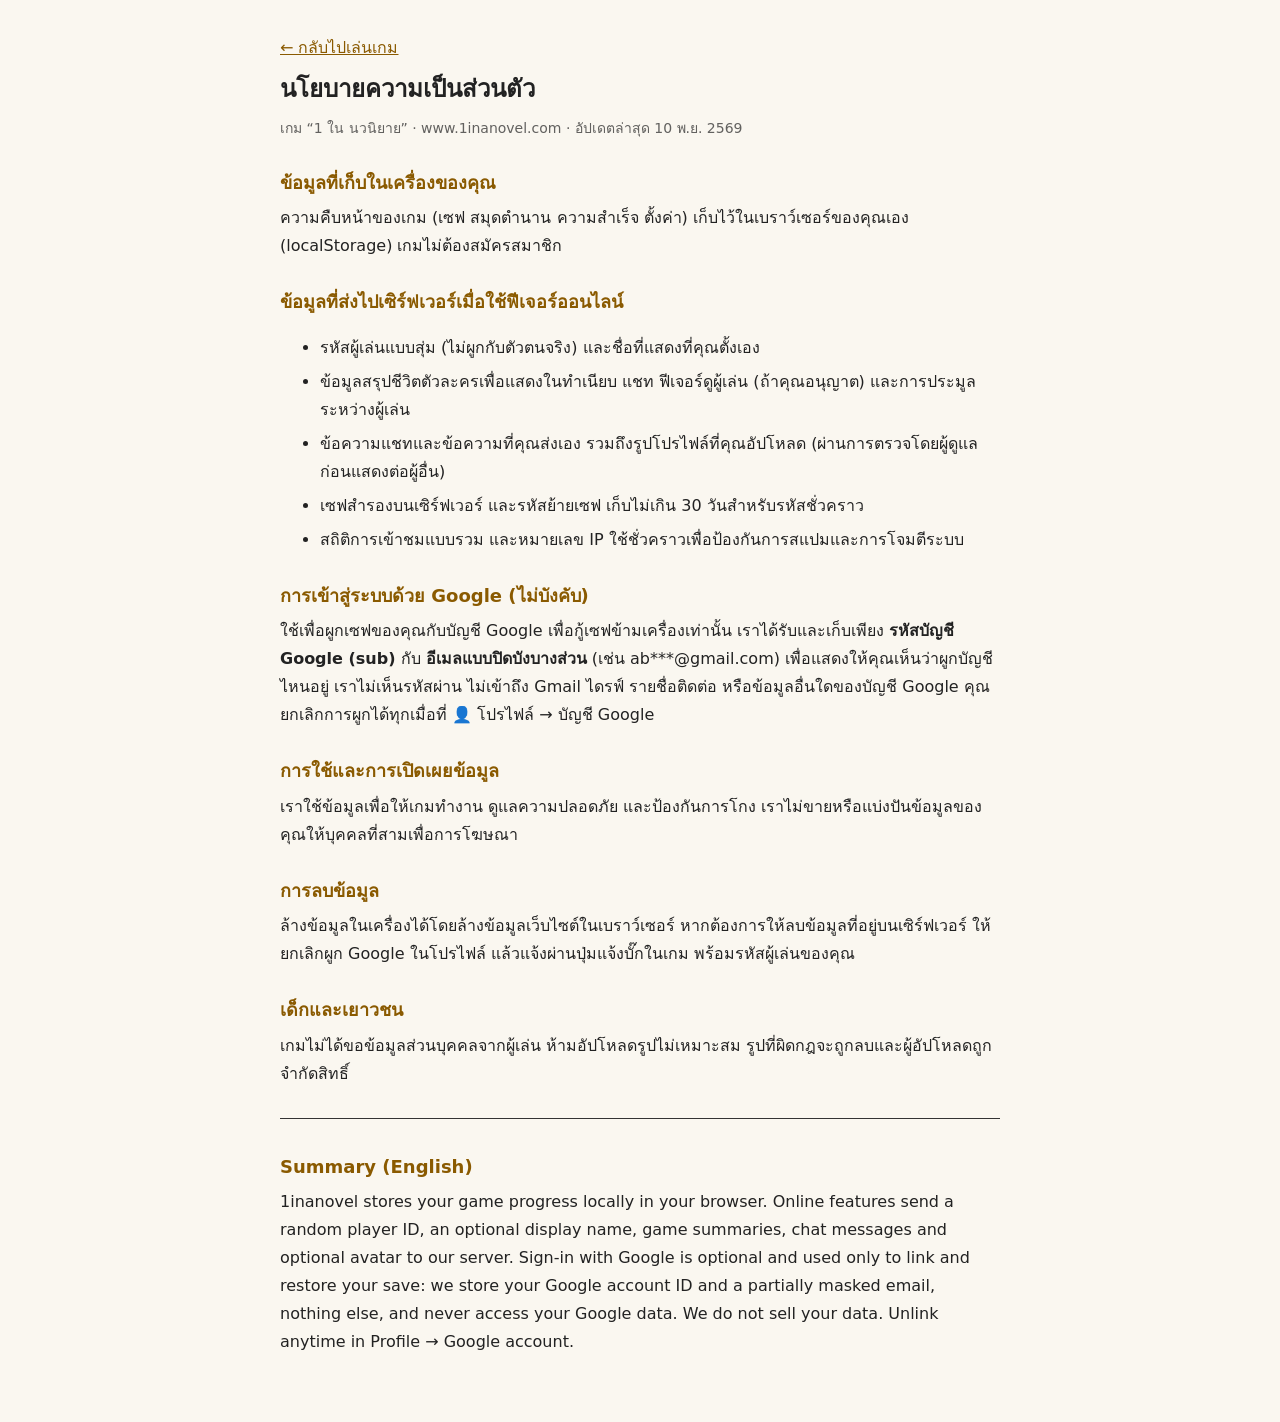
<file: privacy.html>
<!doctype html><html lang="th"><head><meta charset="utf-8"><meta name="viewport" content="width=device-width,initial-scale=1"><title>นโยบายความเป็นส่วนตัว · 1 ใน นวนิยาย</title><meta name="robots" content="index,follow"><style>:root{color-scheme:dark light}body{margin:0;background:#12141c;color:#e8e2d4;font:16px/1.75 system-ui,-apple-system,'Noto Sans Thai',sans-serif}main{max-width:720px;margin:0 auto;padding:28px 18px 60px}h1{font-size:24px;margin:0 0 4px}h2{font-size:18px;margin:26px 0 6px;color:#e6c068}p,li{margin:6px 0}a{color:#e6c068}.sm{opacity:.7;font-size:14px}.en{border-top:1px solid #333;margin-top:30px;padding-top:6px}@media(prefers-color-scheme:light){body{background:#faf7f0;color:#222}h2,a{color:#8a5a00}}</style></head><body><main><p><a href="/">← กลับไปเล่นเกม</a></p><h1>นโยบายความเป็นส่วนตัว</h1><p class="sm">เกม “1 ใน นวนิยาย” · www.1inanovel.com · อัปเดตล่าสุด 10 พ.ย. 2569</p>
<h2>ข้อมูลที่เก็บในเครื่องของคุณ</h2><p>ความคืบหน้าของเกม (เซฟ สมุดตำนาน ความสำเร็จ ตั้งค่า) เก็บไว้ในเบราว์เซอร์ของคุณเอง (localStorage) เกมไม่ต้องสมัครสมาชิก</p>
<h2>ข้อมูลที่ส่งไปเซิร์ฟเวอร์เมื่อใช้ฟีเจอร์ออนไลน์</h2><ul><li>รหัสผู้เล่นแบบสุ่ม (ไม่ผูกกับตัวตนจริง) และชื่อที่แสดงที่คุณตั้งเอง</li><li>ข้อมูลสรุปชีวิตตัวละครเพื่อแสดงในทำเนียบ แชท ฟีเจอร์ดูผู้เล่น (ถ้าคุณอนุญาต) และการประมูลระหว่างผู้เล่น</li><li>ข้อความแชทและข้อความที่คุณส่งเอง รวมถึงรูปโปรไฟล์ที่คุณอัปโหลด (ผ่านการตรวจโดยผู้ดูแลก่อนแสดงต่อผู้อื่น)</li><li>เซฟสำรองบนเซิร์ฟเวอร์ และรหัสย้ายเซฟ เก็บไม่เกิน 30 วันสำหรับรหัสชั่วคราว</li><li>สถิติการเข้าชมแบบรวม และหมายเลข IP ใช้ชั่วคราวเพื่อป้องกันการสแปมและการโจมตีระบบ</li></ul>
<h2>การเข้าสู่ระบบด้วย Google (ไม่บังคับ)</h2><p>ใช้เพื่อผูกเซฟของคุณกับบัญชี Google เพื่อกู้เซฟข้ามเครื่องเท่านั้น เราได้รับและเก็บเพียง <b>รหัสบัญชี Google (sub)</b> กับ <b>อีเมลแบบปิดบังบางส่วน</b> (เช่น ab***@gmail.com) เพื่อแสดงให้คุณเห็นว่าผูกบัญชีไหนอยู่ เราไม่เห็นรหัสผ่าน ไม่เข้าถึง Gmail ไดรฟ์ รายชื่อติดต่อ หรือข้อมูลอื่นใดของบัญชี Google คุณยกเลิกการผูกได้ทุกเมื่อที่ 👤 โปรไฟล์ → บัญชี Google</p>
<h2>การใช้และการเปิดเผยข้อมูล</h2><p>เราใช้ข้อมูลเพื่อให้เกมทำงาน ดูแลความปลอดภัย และป้องกันการโกง เราไม่ขายหรือแบ่งปันข้อมูลของคุณให้บุคคลที่สามเพื่อการโฆษณา</p>
<h2>การลบข้อมูล</h2><p>ล้างข้อมูลในเครื่องได้โดยล้างข้อมูลเว็บไซต์ในเบราว์เซอร์ หากต้องการให้ลบข้อมูลที่อยู่บนเซิร์ฟเวอร์ ให้ยกเลิกผูก Google ในโปรไฟล์ แล้วแจ้งผ่านปุ่มแจ้งบั๊กในเกม พร้อมรหัสผู้เล่นของคุณ</p>
<h2>เด็กและเยาวชน</h2><p>เกมไม่ได้ขอข้อมูลส่วนบุคคลจากผู้เล่น ห้ามอัปโหลดรูปไม่เหมาะสม รูปที่ผิดกฎจะถูกลบและผู้อัปโหลดถูกจำกัดสิทธิ์</p>
<div class="en"><h2>Summary (English)</h2><p>1inanovel stores your game progress locally in your browser. Online features send a random player ID, an optional display name, game summaries, chat messages and optional avatar to our server. Sign-in with Google is optional and used only to link and restore your save: we store your Google account ID and a partially masked email, nothing else, and never access your Google data. We do not sell your data. Unlink anytime in Profile → Google account.</p></div></main></body></html>
</file>
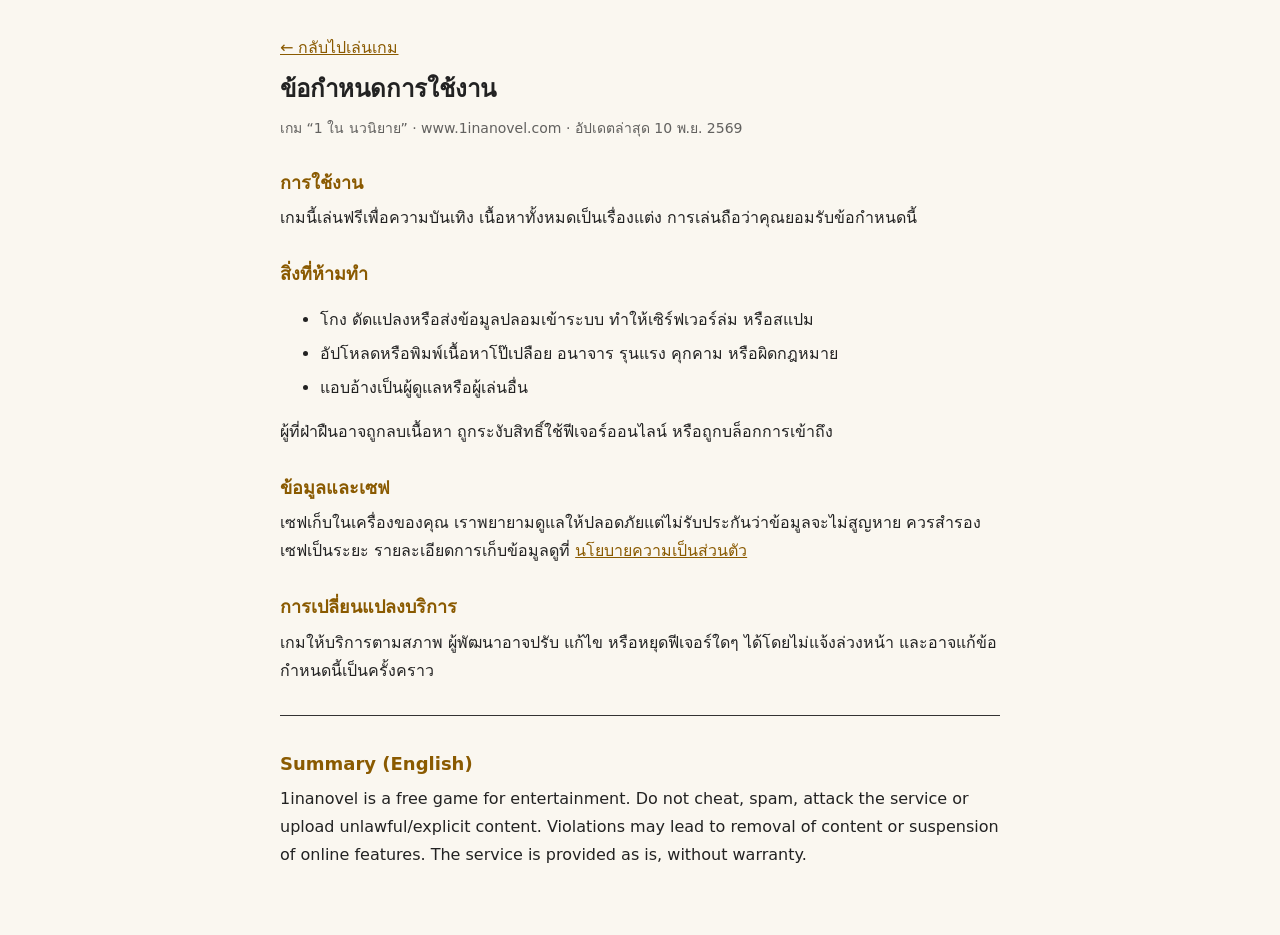
<file: terms.html>
<!doctype html><html lang="th"><head><meta charset="utf-8"><meta name="viewport" content="width=device-width,initial-scale=1"><title>ข้อกำหนดการใช้งาน · 1 ใน นวนิยาย</title><meta name="robots" content="index,follow"><style>:root{color-scheme:dark light}body{margin:0;background:#12141c;color:#e8e2d4;font:16px/1.75 system-ui,-apple-system,'Noto Sans Thai',sans-serif}main{max-width:720px;margin:0 auto;padding:28px 18px 60px}h1{font-size:24px;margin:0 0 4px}h2{font-size:18px;margin:26px 0 6px;color:#e6c068}p,li{margin:6px 0}a{color:#e6c068}.sm{opacity:.7;font-size:14px}.en{border-top:1px solid #333;margin-top:30px;padding-top:6px}@media(prefers-color-scheme:light){body{background:#faf7f0;color:#222}h2,a{color:#8a5a00}}</style></head><body><main><p><a href="/">← กลับไปเล่นเกม</a></p><h1>ข้อกำหนดการใช้งาน</h1><p class="sm">เกม “1 ใน นวนิยาย” · www.1inanovel.com · อัปเดตล่าสุด 10 พ.ย. 2569</p>
<h2>การใช้งาน</h2><p>เกมนี้เล่นฟรีเพื่อความบันเทิง เนื้อหาทั้งหมดเป็นเรื่องแต่ง การเล่นถือว่าคุณยอมรับข้อกำหนดนี้</p>
<h2>สิ่งที่ห้ามทำ</h2><ul><li>โกง ดัดแปลงหรือส่งข้อมูลปลอมเข้าระบบ ทำให้เซิร์ฟเวอร์ล่ม หรือสแปม</li><li>อัปโหลดหรือพิมพ์เนื้อหาโป๊เปลือย อนาจาร รุนแรง คุกคาม หรือผิดกฎหมาย</li><li>แอบอ้างเป็นผู้ดูแลหรือผู้เล่นอื่น</li></ul><p>ผู้ที่ฝ่าฝืนอาจถูกลบเนื้อหา ถูกระงับสิทธิ์ใช้ฟีเจอร์ออนไลน์ หรือถูกบล็อกการเข้าถึง</p>
<h2>ข้อมูลและเซฟ</h2><p>เซฟเก็บในเครื่องของคุณ เราพยายามดูแลให้ปลอดภัยแต่ไม่รับประกันว่าข้อมูลจะไม่สูญหาย ควรสำรองเซฟเป็นระยะ รายละเอียดการเก็บข้อมูลดูที่ <a href="/privacy">นโยบายความเป็นส่วนตัว</a></p>
<h2>การเปลี่ยนแปลงบริการ</h2><p>เกมให้บริการตามสภาพ ผู้พัฒนาอาจปรับ แก้ไข หรือหยุดฟีเจอร์ใดๆ ได้โดยไม่แจ้งล่วงหน้า และอาจแก้ข้อกำหนดนี้เป็นครั้งคราว</p>
<div class="en"><h2>Summary (English)</h2><p>1inanovel is a free game for entertainment. Do not cheat, spam, attack the service or upload unlawful/explicit content. Violations may lead to removal of content or suspension of online features. The service is provided as is, without warranty.</p></div></main></body></html>
</file>
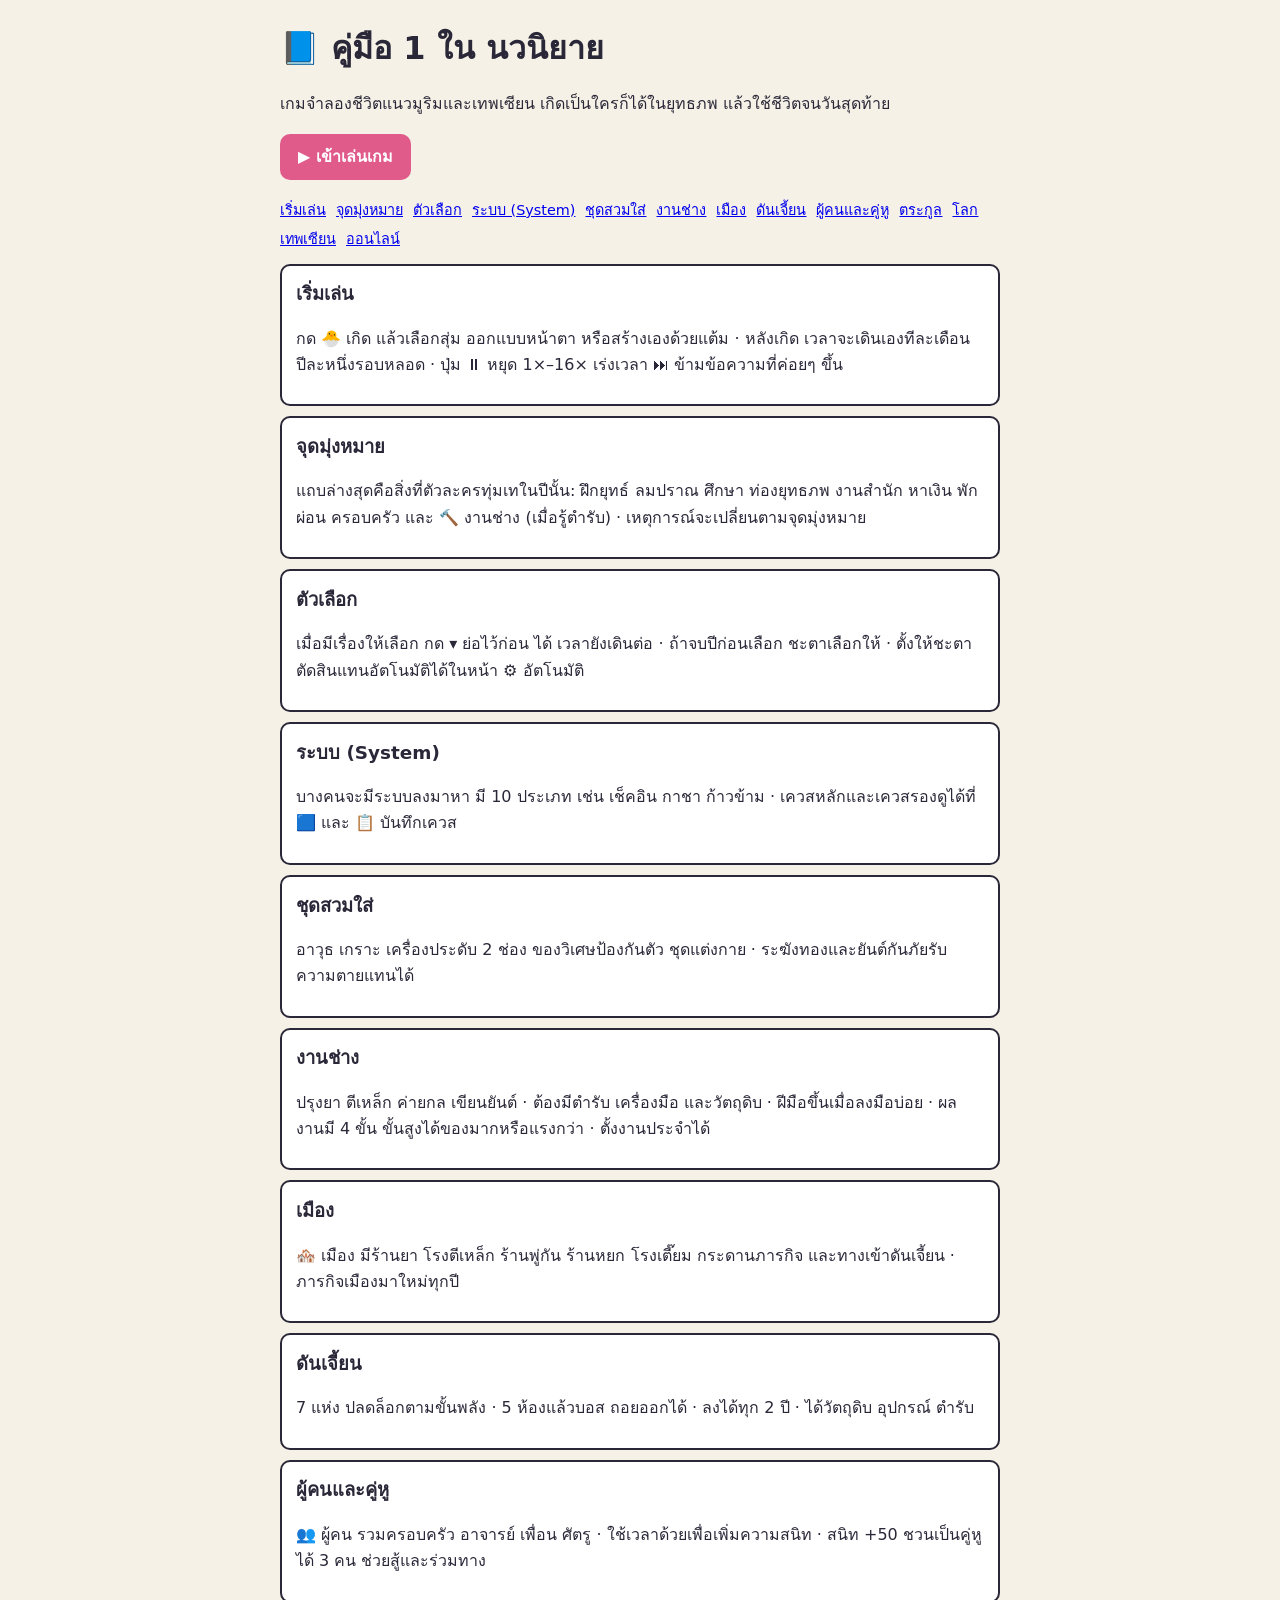
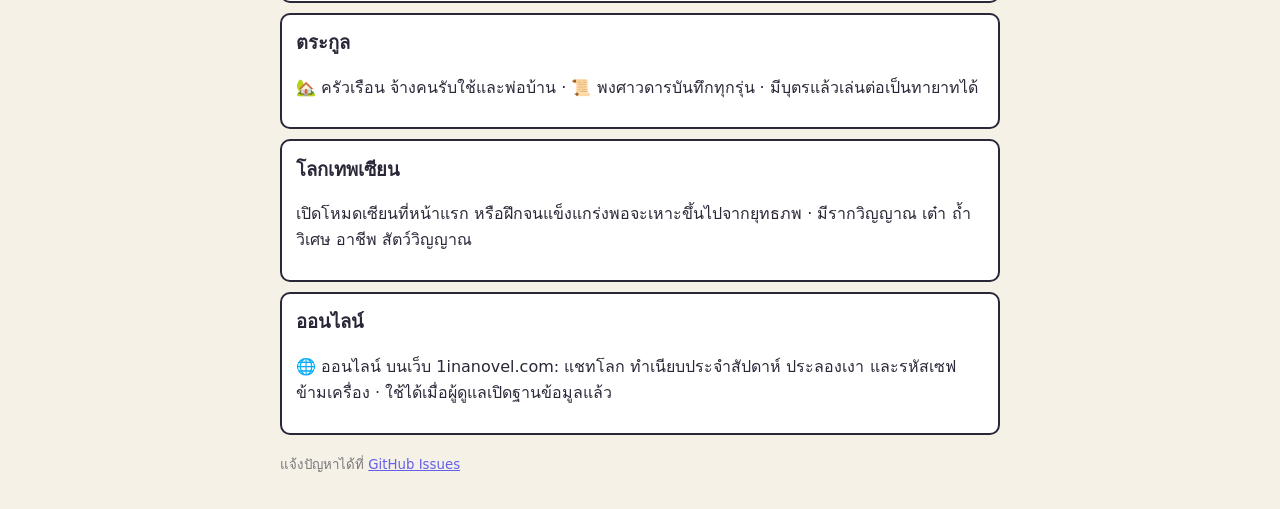
<file: wiki.html>
<!DOCTYPE html><html lang="th"><head><meta charset="utf-8"><meta name="viewport" content="width=device-width,initial-scale=1"><title>คู่มือ · 1 ใน นวนิยาย</title><style>body{font-family:system-ui,sans-serif;max-width:720px;margin:0 auto;padding:16px;background:#f6f1e6;color:#2a2838;line-height:1.65}h1{margin:.2em 0}a.play{display:inline-block;background:#e05a8a;color:#fff;padding:10px 18px;border-radius:10px;text-decoration:none;font-weight:bold}section{background:#fff;border:2px solid #2a2838;border-radius:10px;padding:10px 14px;margin:10px 0}h2{margin:.2em 0;font-size:1.15em}nav a{margin-right:10px;font-size:.9em;line-height:2}ul{padding-left:1.2em}small{opacity:.6}</style></head><body><h1>📘 คู่มือ 1 ใน นวนิยาย</h1><p>เกมจำลองชีวิตแนวมูริมและเทพเซียน เกิดเป็นใครก็ได้ในยุทธภพ แล้วใช้ชีวิตจนวันสุดท้าย</p><p><a class="play" href="/">▶ เข้าเล่นเกม</a></p><nav><a href="#g0">เริ่มเล่น</a><a href="#g1">จุดมุ่งหมาย</a><a href="#g2">ตัวเลือก</a><a href="#g3">ระบบ (System)</a><a href="#g4">ชุดสวมใส่</a><a href="#g5">งานช่าง</a><a href="#g6">เมือง</a><a href="#g7">ดันเจี้ยน</a><a href="#g8">ผู้คนและคู่หู</a><a href="#g9">ตระกูล</a><a href="#g10">โลกเทพเซียน</a><a href="#g11">ออนไลน์</a></nav><section id="g0"><h2>เริ่มเล่น</h2><p>กด 🐣 เกิด แล้วเลือกสุ่ม ออกแบบหน้าตา หรือสร้างเองด้วยแต้ม · หลังเกิด เวลาจะเดินเองทีละเดือน ปีละหนึ่งรอบหลอด · ปุ่ม ⏸ หยุด 1×–16× เร่งเวลา ⏭ ข้ามข้อความที่ค่อยๆ ขึ้น</p></section><section id="g1"><h2>จุดมุ่งหมาย</h2><p>แถบล่างสุดคือสิ่งที่ตัวละครทุ่มเทในปีนั้น: ฝึกยุทธ์ ลมปราณ ศึกษา ท่องยุทธภพ งานสำนัก หาเงิน พักผ่อน ครอบครัว และ 🔨 งานช่าง (เมื่อรู้ตำรับ) · เหตุการณ์จะเปลี่ยนตามจุดมุ่งหมาย</p></section><section id="g2"><h2>ตัวเลือก</h2><p>เมื่อมีเรื่องให้เลือก กด ▾ ย่อไว้ก่อน ได้ เวลายังเดินต่อ · ถ้าจบปีก่อนเลือก ชะตาเลือกให้ · ตั้งให้ชะตาตัดสินแทนอัตโนมัติได้ในหน้า ⚙️ อัตโนมัติ</p></section><section id="g3"><h2>ระบบ (System)</h2><p>บางคนจะมีระบบลงมาหา มี 10 ประเภท เช่น เช็คอิน กาชา ก้าวข้าม · เควสหลักและเควสรองดูได้ที่ 🟦 และ 📋 บันทึกเควส</p></section><section id="g4"><h2>ชุดสวมใส่</h2><p>อาวุธ เกราะ เครื่องประดับ 2 ช่อง ของวิเศษป้องกันตัว ชุดแต่งกาย · ระฆังทองและยันต์กันภัยรับความตายแทนได้</p></section><section id="g5"><h2>งานช่าง</h2><p>ปรุงยา ตีเหล็ก ค่ายกล เขียนยันต์ · ต้องมีตำรับ เครื่องมือ และวัตถุดิบ · ฝีมือขึ้นเมื่อลงมือบ่อย · ผลงานมี 4 ขั้น ขั้นสูงได้ของมากหรือแรงกว่า · ตั้งงานประจำได้</p></section><section id="g6"><h2>เมือง</h2><p>🏘️ เมือง มีร้านยา โรงตีเหล็ก ร้านพู่กัน ร้านหยก โรงเตี๊ยม กระดานภารกิจ และทางเข้าดันเจี้ยน · ภารกิจเมืองมาใหม่ทุกปี</p></section><section id="g7"><h2>ดันเจี้ยน</h2><p>7 แห่ง ปลดล็อกตามขั้นพลัง · 5 ห้องแล้วบอส ถอยออกได้ · ลงได้ทุก 2 ปี · ได้วัตถุดิบ อุปกรณ์ ตำรับ</p></section><section id="g8"><h2>ผู้คนและคู่หู</h2><p>👥 ผู้คน รวมครอบครัว อาจารย์ เพื่อน ศัตรู · ใช้เวลาด้วยเพื่อเพิ่มความสนิท · สนิท +50 ชวนเป็นคู่หูได้ 3 คน ช่วยสู้และร่วมทาง</p></section><section id="g9"><h2>ตระกูล</h2><p>🏡 ครัวเรือน จ้างคนรับใช้และพ่อบ้าน · 📜 พงศาวดารบันทึกทุกรุ่น · มีบุตรแล้วเล่นต่อเป็นทายาทได้</p></section><section id="g10"><h2>โลกเทพเซียน</h2><p>เปิดโหมดเซียนที่หน้าแรก หรือฝึกจนแข็งแกร่งพอจะเหาะขึ้นไปจากยุทธภพ · มีรากวิญญาณ เต๋า ถ้ำวิเศษ อาชีพ สัตว์วิญญาณ</p></section><section id="g11"><h2>ออนไลน์</h2><p>🌐 ออนไลน์ บนเว็บ 1inanovel.com: แชทโลก ทำเนียบประจำสัปดาห์ ประลองเงา และรหัสเซฟข้ามเครื่อง · ใช้ได้เมื่อผู้ดูแลเปิดฐานข้อมูลแล้ว</p></section><p><small>แจ้งปัญหาได้ที่ <a href="https://github.com/Kolodw/Martial-Arts-/issues">GitHub Issues</a></small></p></body></html>
</file>
